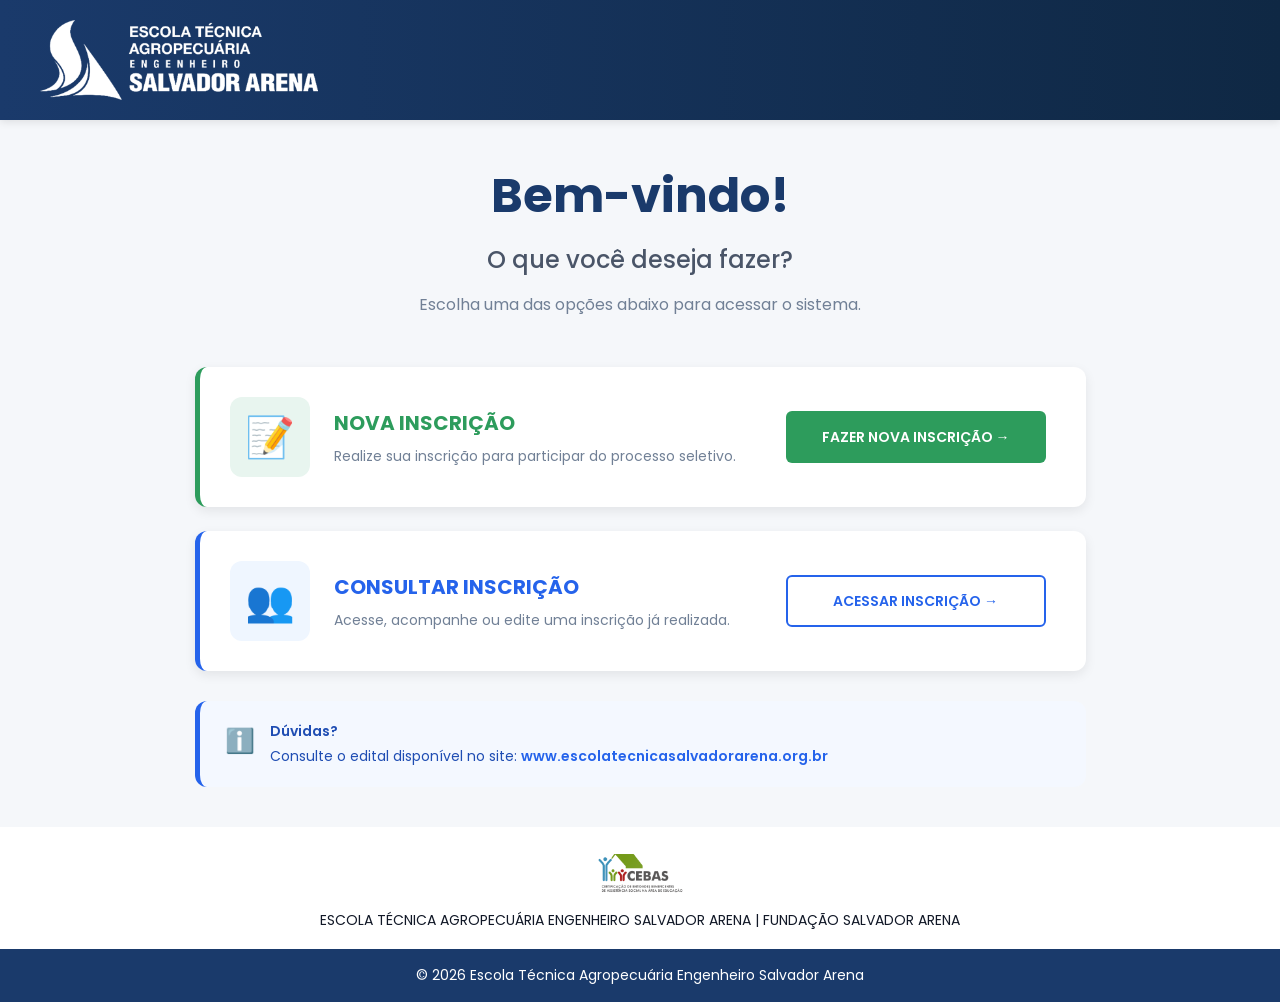
<file: index.html>
<!DOCTYPE html>
<html lang="pt-BR">
<head>
    <meta charset="UTF-8">
    <meta name="viewport" content="width=device-width, initial-scale=1.0">
    <title>Sistema de Inscrição - Escola Técnica Agropecuária Salvador Arena</title>
    <link rel="preconnect" href="https://fonts.googleapis.com">
    <link href="https://fonts.googleapis.com/css2?family=Poppins:wght@300;400;500;600;700&display=swap" rel="stylesheet">

    <link rel="stylesheet" href="css/style.css"></head>

<body>

    <header>
        <div class="header-content">
            <div class="header-left">
                <div class="logo-icon">
                    <img src="school-logo.png" alt="Logo Escola Técnica Agropecuária Salvador Arena">
                </div>
            </div>
        </div>
    </header>

    <div class="container">
        <div class="titulo">
            <h1>Bem-vindo!</h1>
            <h2>O que você deseja fazer?</h2>
            <p>Escolha uma das opções abaixo para acessar o sistema.</p>
        </div>

        <!-- CARD NOVA INSCRIÇÃO -->
        <div class="card card-verde">
            <div class="card-conteudo">
                <div class="icone">📝</div>
                <div class="card-texto">
                    <h3>NOVA INSCRIÇÃO</h3>
                    <p>Realize sua inscrição para participar do processo seletivo.</p>
                </div>
            </div>
            <a href="pages/inscricao.html" class="btn-verde">FAZER NOVA INSCRIÇÃO →</a>
        </div>

        <!-- CARD CONSULTAR INSCRIÇÃO -->
        <div class="card card-azul">
            <div class="card-conteudo">
                <div class="icone">👥</div>
                <div class="card-texto">
                    <h3>CONSULTAR INSCRIÇÃO</h3>
                    <p>Acesse, acompanhe ou edite uma inscrição já realizada.</p>
                </div>
            </div>
            <a href="#" class="btn-azul">ACESSAR INSCRIÇÃO →</a>
        </div>

        <!-- SEÇÃO DE DÚVIDAS -->
        <div class="duvidas">
            <div class="icone-info">ℹ️</div>
            <div class="duvidas-texto">
                <strong>Dúvidas?</strong>
                <p>Consulte o edital disponível no site: <a href="https://www.escolatecnicasalvadorarena.org.br" target="_blank">www.escolatecnicasalvadorarena.org.br</a></p>
            </div>
        </div>

    </div>

<!-- =========================
     RODAPÉ
========================== -->

<footer>

    <!-- IDENTIFICAÇÃO INSTITUCIONAL -->

    <div class="footer-topo">

        <img
            src="cebas-logo.png"
            alt="CEBAS"
        >

        <p>
            ESCOLA TÉCNICA AGROPECUÁRIA ENGENHEIRO SALVADOR ARENA |
            FUNDAÇÃO SALVADOR ARENA
        </p>

    </div>


    <!-- COPYRIGHT -->

    <div class="footer-base">

        <p>
            © 2026 Escola Técnica Agropecuária Engenheiro Salvador Arena
        </p>

    </div>

</footer>
</file>
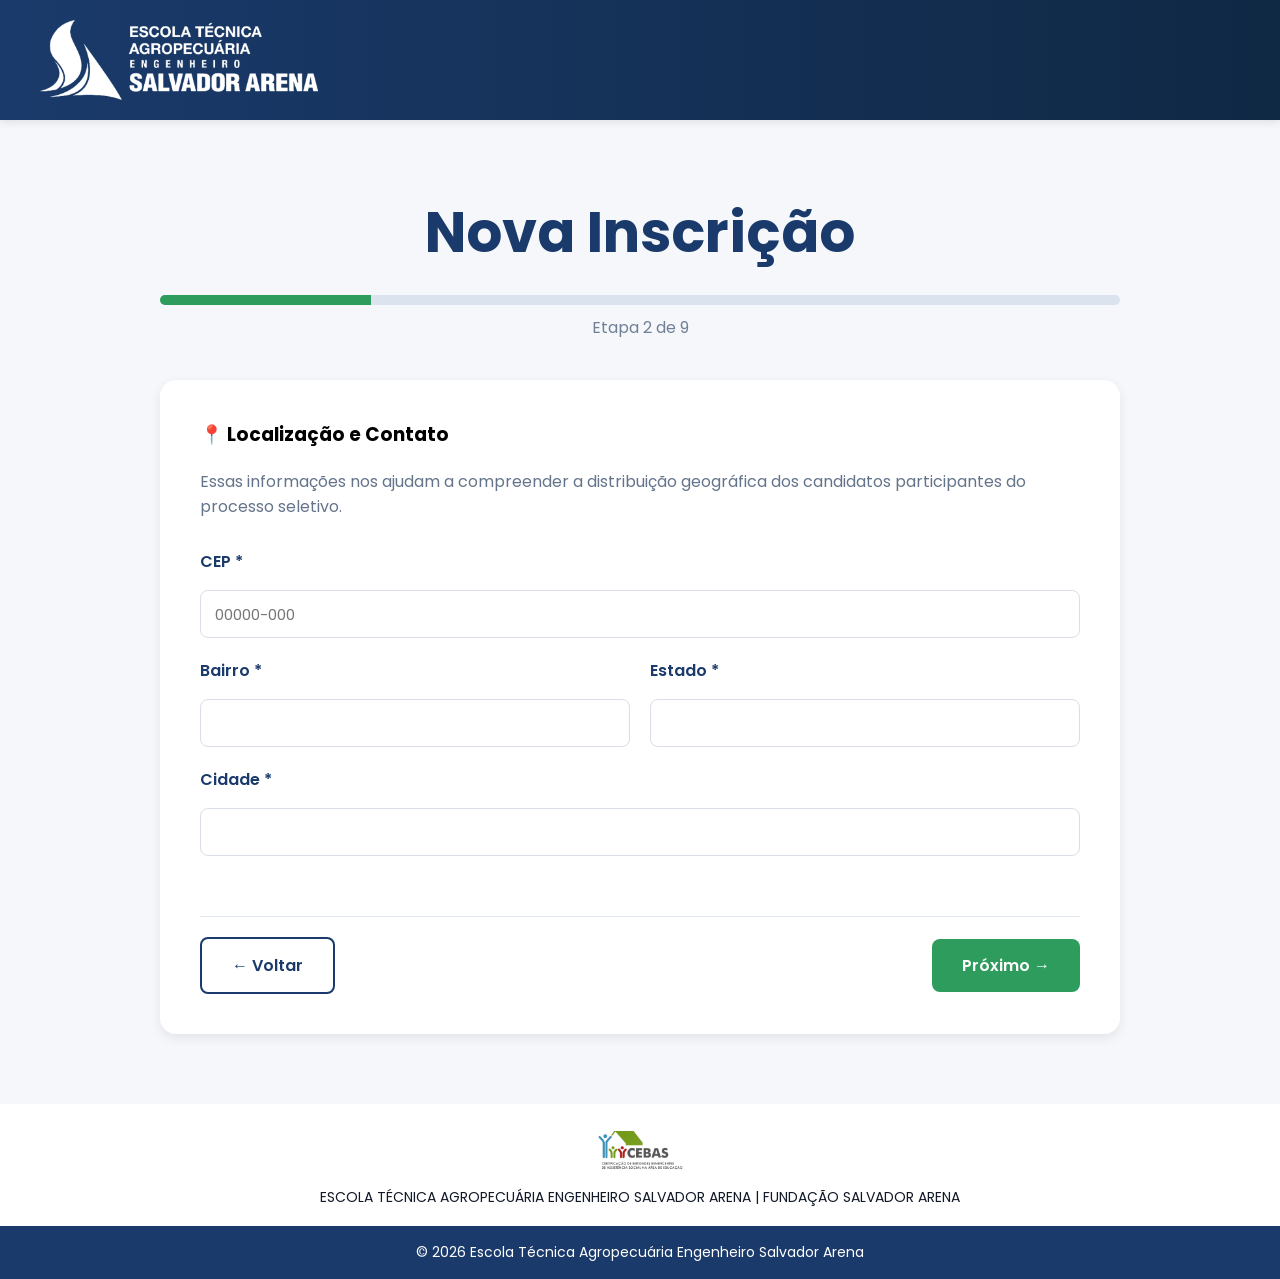
<file: pages/inscricao-etapa2.html>
<!DOCTYPE html>
<html lang="pt-BR">

<head>
    <meta charset="UTF-8">
    <meta name="viewport" content="width=device-width, initial-scale=1.0">

    <title>Nova Inscrição</title>

    <link rel="preconnect" href="https://fonts.googleapis.com">
    <link href="https://fonts.googleapis.com/css2?family=Poppins:wght@300;400;500;600;700&display=swap" rel="stylesheet">

    <link rel="stylesheet" href="../css/style.css">
</head>

<body>

    <header>
        <div class="header-content">
            <div class="header-left">
                <div class="logo-icon">
                    <img src="../school-logo.png" alt="Logo Escola">
                </div>
            </div>
        </div>
    </header>

    <div class="container-inscricao">

        <div class="wizard-header">
            <h1>Nova Inscrição</h1>

            <div class="progress-bar">
                <div class="progress-fill"></div>
            </div>

            <p>Etapa 2 de 9</p>
        </div>

        <div class="card-formulario">

    <div class="secao-formulario">

        <h3>📍 Localização e Contato</h3>

        <p class="descricao-secao">
                Essas informações nos ajudam a compreender a distribuição geográfica dos candidatos participantes do processo seletivo.
        </p>

        <div class="campo">

     
    <label>CEP *</label>

    <input
        type="text"
        id="cep"
        maxlength="9"
        placeholder="00000-000">
</div>

<div class="linha">

    <div class="campo">
        <label>Bairro *</label>
        <input type="text" id="bairro">
    </div>

    <div class="campo">
        <label>Estado *</label>
        <input type="text" id="estado">
    </div>

</div>

<div class="campo">
    <label>Cidade *</label>
    <input type="text" id="cidade">
</div>

        <!-- =========================
     AÇÕES DO FORMULÁRIO
========================== -->

<div class="acoes-formulario">

    <a href="inscricao.html"
       class="btn-secundario">
        ← Voltar
    </a>

    <a href="inscricao-etapa3.html"
       class="btn-principal">
        Próximo →
    </a>

</div>

</div> <!-- fecha secao-formulario -->

</div> <!-- fecha card-formulario -->

</div> <!-- fecha container-inscricao -->


<!-- =========================
     RODAPÉ
========================== -->

<footer>

    <!-- IDENTIFICAÇÃO INSTITUCIONAL -->

    <div class="footer-topo">

        <img
            src="../cebas-logo.png"
            alt="CEBAS"
        >

        <p>
            ESCOLA TÉCNICA AGROPECUÁRIA ENGENHEIRO SALVADOR ARENA |
            FUNDAÇÃO SALVADOR ARENA
        </p>

    </div>


    <!-- COPYRIGHT -->

    <div class="footer-base">

        <p>
            © 2026 Escola Técnica Agropecuária Engenheiro Salvador Arena
        </p>

    </div>

</footer>


<!-- =========================
     JAVASCRIPT
========================== -->

<script src="../js/inscricao.js"></script>

</body>
</html>
</file>
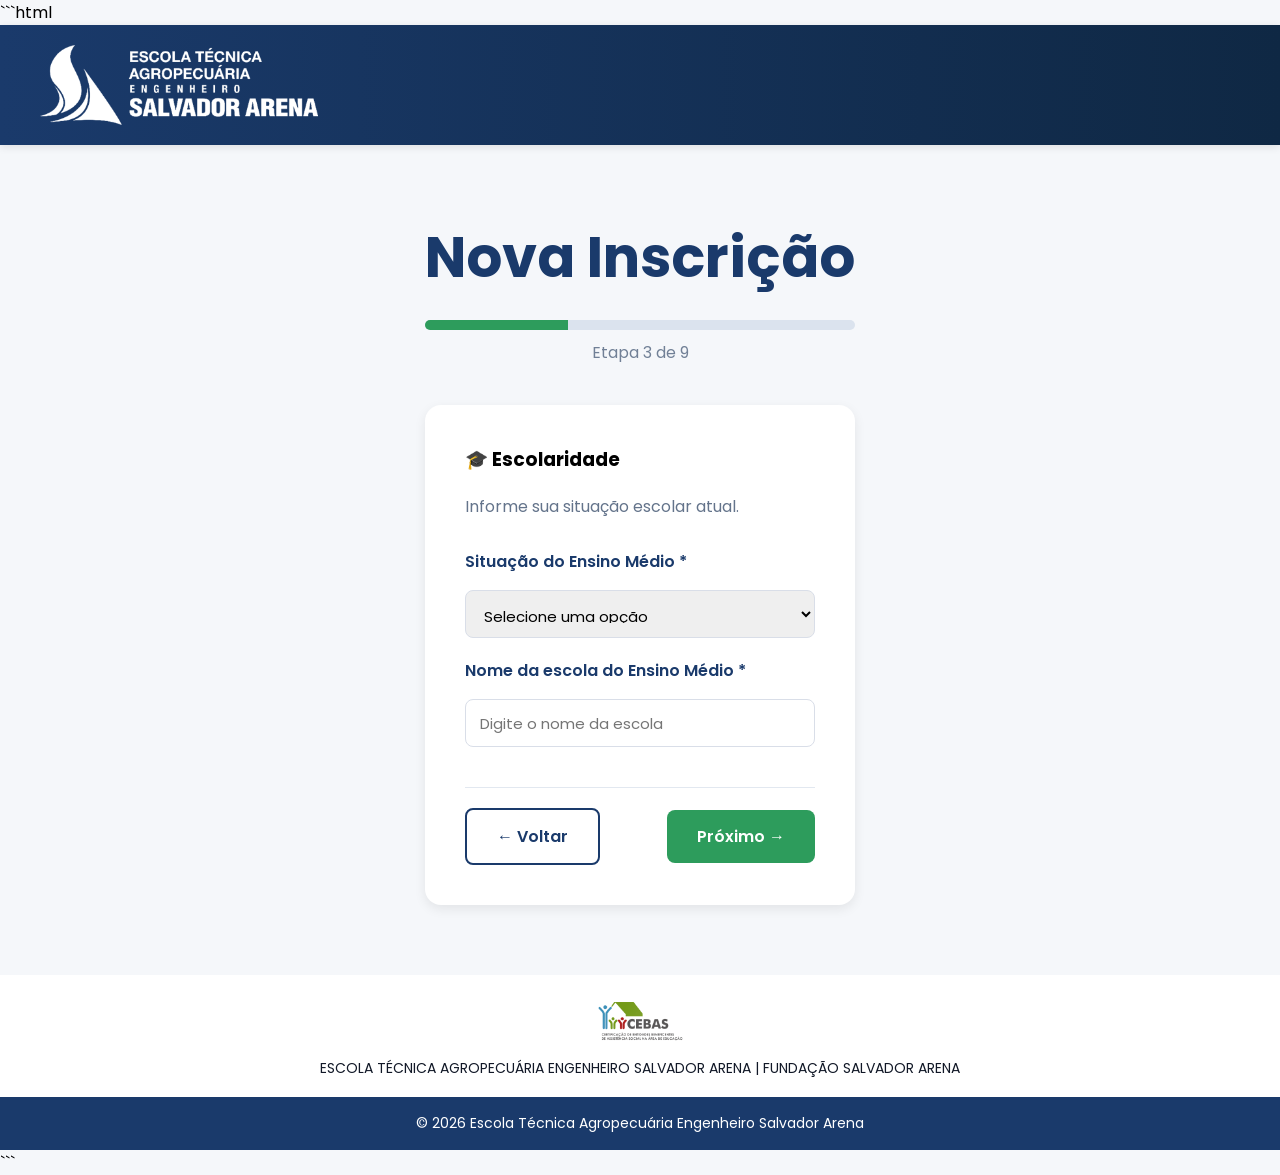
<file: pages/inscricao-etapa3.html>
```html
<!DOCTYPE html>
<html lang="pt-BR">

<head>
    <meta charset="UTF-8">
    <meta name="viewport" content="width=device-width, initial-scale=1.0">

    <title>Nova Inscrição - Etapa 3</title>

    <!-- FONTE -->
    <link rel="preconnect" href="https://fonts.googleapis.com">
    <link href="https://fonts.googleapis.com/css2?family=Poppins:wght@300;400;500;600;700&display=swap" rel="stylesheet">

    <!-- CSS PRINCIPAL -->
    <link rel="stylesheet" href="../css/style.css">
</head>

<body>

    <!-- =========================
         CABEÇALHO
    ========================== -->

    <header>
        <div class="header-content">

            <div class="header-left">

                <div class="logo-icon">
                    <img src="../school-logo.png" alt="Logo Escola">
                </div>

            </div>

        </div>
    </header>


    <!-- =========================
         CONTEÚDO DA INSCRIÇÃO
    ========================== -->

    <div class="container-inscricao">

        <!-- CABEÇALHO DO WIZARD -->

        <div class="wizard-header">

            <h1>Nova Inscrição</h1>

            <div class="progress-bar">
                <div class="progress-fill" style="width: 33.33%;"></div>
            </div>

            <p>Etapa 3 de 9</p>

        </div>


        <!-- =========================
             FORMULÁRIO
        ========================== -->

        <div class="card-formulario">

            <div class="secao-formulario">

                <!-- IDENTIFICAÇÃO DA SEÇÃO -->

                <h3>🎓 Escolaridade</h3>

                <p class="descricao-secao">
                    Informe sua situação escolar atual.
                </p>


                <!-- SITUAÇÃO DO ENSINO MÉDIO -->

                <div class="campo">

                    <label for="situacaoEnsinoMedio">
                        Situação do Ensino Médio *
                    </label>

                    <select id="situacaoEnsinoMedio">

                        <option value="">
                            Selecione uma opção
                        </option>

                        <option value="cursando">
                            Cursando
                        </option>

                        <option value="concluido">
                            Concluído
                        </option>

                    </select>

                </div>


                <!-- =========================
                     CAMPOS PARA QUEM ESTÁ CURSANDO
                ========================== -->

                <div id="camposCursando" class="oculto">

                    <div class="campo">

                        <label for="anoSerieAtual">
                            Ano/Série atual *
                        </label>

                        <select id="anoSerieAtual">

                            <option value="">
                                Selecione uma opção
                            </option>

                            <option value="2">
                                2º ano
                            </option>

                            <option value="3">
                                3º ano
                            </option>

                        </select>

                        <small class="feedback">
                            Informe o ano que está cursando atualmente.
                        </small>

                    </div>

                </div>


                <!-- =========================
                     CAMPOS PARA QUEM JÁ CONCLUIU
                ========================== -->

                <div id="campoConcluido" class="oculto">

                    <div class="campo">

                        <label for="anoConclusao">
                            Ano de conclusão *
                        </label>

                        <input
                            type="text"
                            id="anoConclusao"
                            inputmode="numeric"
                            maxlength="4"
                            placeholder="Ex.: 2025"
                        >

                        <small class="feedback">
                            Informe o ano em que concluiu o Ensino Médio.
                        </small>

                    </div>

                </div>


                <!-- =========================
                     NOME DA ESCOLA
                ========================== -->

                <div class="campo">

                    <label for="nomeEscola">
                        Nome da escola do Ensino Médio *
                    </label>

                    <input
                        type="text"
                        id="nomeEscola"
                        placeholder="Digite o nome da escola"
                    >

                </div>

            </div>


            <!-- =========================
                 AÇÕES DO FORMULÁRIO
            ========================== -->

            <div class="acoes-formulario">

                <a
                    href="inscricao-etapa2.html"
                    class="btn-secundario"
                >
                    ← Voltar
                </a>

                <a
                    href="inscricao-etapa4.html"
                    class="btn-principal"
                >
                    Próximo →
                </a>

            </div>

        </div>

    </div>


    <!-- =========================
         RODAPÉ
    ========================== -->

    <footer>

        <!-- IDENTIFICAÇÃO INSTITUCIONAL -->

        <div class="footer-topo">

            <img
                src="../cebas-logo.png"
                alt="CEBAS"
            >

            <p>
                ESCOLA TÉCNICA AGROPECUÁRIA ENGENHEIRO SALVADOR ARENA |
                FUNDAÇÃO SALVADOR ARENA
            </p>

        </div>


        <!-- COPYRIGHT -->

        <div class="footer-base">

            <p>
                © 2026 Escola Técnica Agropecuária Engenheiro Salvador Arena
            </p>

        </div>

    </footer>


    <!-- =========================
         JAVASCRIPT
    ========================== -->

    <script src="../js/inscricao-etapa3.js"></script>

</body>
</html>
```
</file>
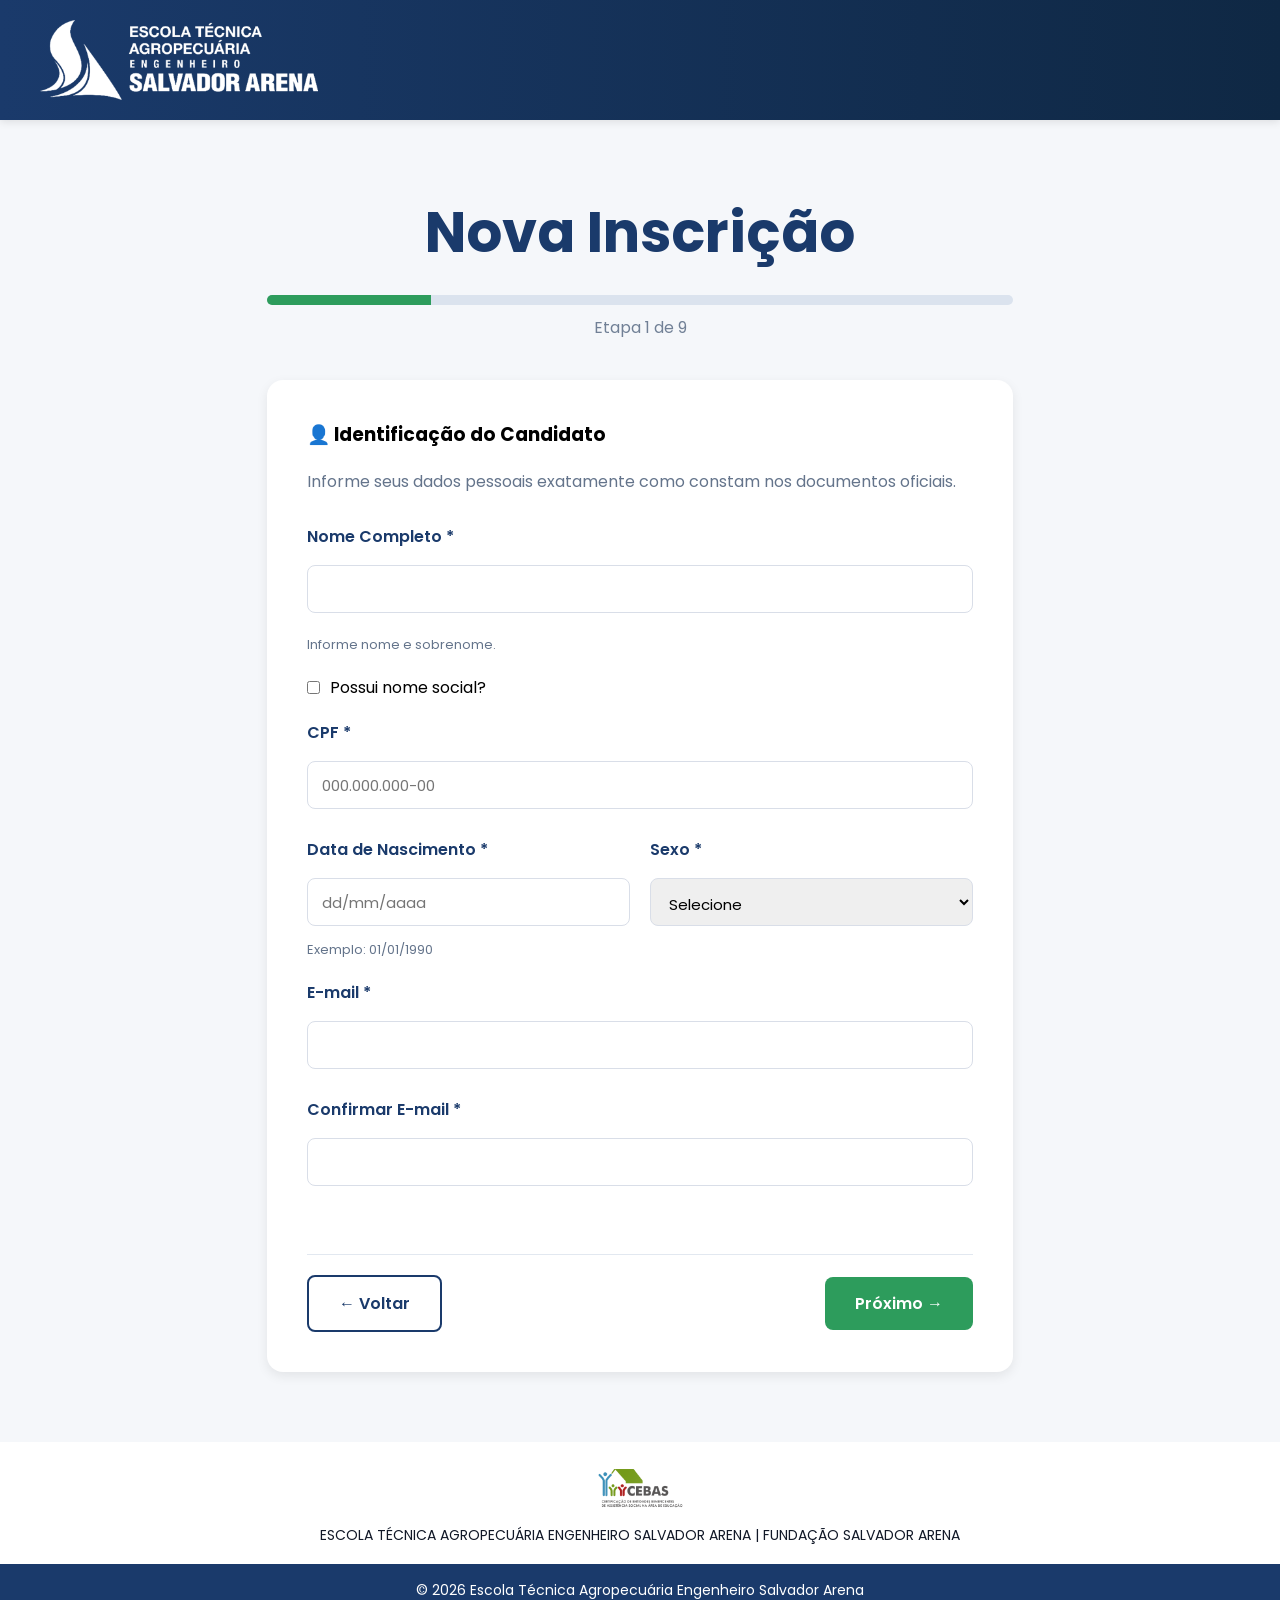
<file: pages/inscricao.html>
<!DOCTYPE html>
<html lang="pt-BR">

<!-- CABEÇALHO -->

<head>
    <meta charset="UTF-8">
    <meta name="viewport" content="width=device-width, initial-scale=1.0">

    <title>Nova Inscrição</title>

    <link rel="preconnect" href="https://fonts.googleapis.com">
    <link href="https://fonts.googleapis.com/css2?family=Poppins:wght@300;400;500;600;700&display=swap" rel="stylesheet">

    <link rel="stylesheet" href="../css/style.css">
</head>

<body>

    <header>
        <div class="header-content">
            <div class="header-left">
                <div class="logo-icon">
                    <img src="../school-logo.png" alt="Logo Escola">
                </div>
            </div>
        </div>
    </header>

<!-- CONTEÚDO DA INSCRIÇÃO -->

    <div class="container-inscricao">

        <div class="wizard-header">
            <h1>Nova Inscrição</h1>

            <div class="progress-bar">
                <div class="progress-fill"></div>
            </div>

            <p>Etapa 1 de 9</p>
        </div>

        <div class="card-formulario">

    <div class="secao-formulario">

        <h3>👤 Identificação do Candidato</h3>

        <p class="descricao-secao">
            Informe seus dados pessoais exatamente como constam nos documentos oficiais.
        </p>

        <div class="campo">
            <label>Nome Completo *</label>
            <input type="text" id="nomeCompleto">
            
<small id="statusNome"></small>

            <small class="feedback">
                Informe nome e sobrenome.
            </small>
        </div>

        <div class="campo-checkbox">
            <input type="checkbox" id="nomeSocial">
            <label for="nomeSocial">
                Possui nome social?
            </label>
        </div>
        
        <div id="campoNomeSocial" class="campo oculto">
        
            <label>Nome Social</label>
        
            <input type="text"
                   placeholder="Digite o nome social">
        
        </div>

        <div class="campo">
            <label>CPF *</label>
        
            <input
                type="text"
                id="cpf"
                maxlength="14"
                placeholder="000.000.000-00">
        
            <small id="statusCpf"></small>
        
        </div>
        <div class="linha">

<div class="campo">
    <label>Data de Nascimento *</label>

    <input
        type="text"
        id="dataNascimento"
        inputmode="numeric"
        maxlength="10"
        placeholder="dd/mm/aaaa">

    <small class="feedback">
        Exemplo: 01/01/1990
    </small>
</div>

            <div class="campo">
                <label>Sexo *</label>

                <select>
                    <option>Selecione</option>
                    <option>Feminino</option>
                    <option>Masculino</option>
                    <option>Não Informar</option>
                </select>
            </div>

        </div>

        <!-- =========================
             E-MAIL
        ========================== -->

        <div class="campo">

            <label>E-mail *</label>

            <input type="email" id="email">

            <small id="statusEmail"></small>

        </div>

        
        <!-- =========================
             CONFIRMAÇÃO DO E-MAIL
        ========================== -->

        <div class="campo">

            <label>Confirmar E-mail *</label>

            <input type="email" id="emailConfirmacao">

            <small id="statusConfirmacaoEmail"></small>

        </div>

  
     <!-- AÇÕES DO FORMULÁRIO -->

    <div class="acoes-formulario">

        <a href="../index.html" class="btn-secundario">
            ← Voltar
        </a>

        <a href="inscricao-etapa2.html" class="btn-principal">
            Próximo →
        </a>

    </div>


</div> <!-- fecha secao-formulario -->


</div> <!-- fecha card-formulario -->


</div> <!-- fecha container-inscricao -->


<!-- =========================
     RODAPÉ
========================== -->

<footer>

    <!-- IDENTIFICAÇÃO INSTITUCIONAL -->

    <div class="footer-topo">

        <img
            src="../cebas-logo.png"
            alt="CEBAS"
        >

        <p>
            ESCOLA TÉCNICA AGROPECUÁRIA ENGENHEIRO SALVADOR ARENA |
            FUNDAÇÃO SALVADOR ARENA
        </p>

    </div>


    <!-- COPYRIGHT -->

    <div class="footer-base">

        <p>
            © 2026 Escola Técnica Agropecuária Engenheiro Salvador Arena
        </p>

    </div>

</footer>


<!-- =========================
     JAVASCRIPT
========================== -->

<script src="../js/inscricao.js"></script>

</body>
</html>
</file>
<file: css/style.css>
* {
            margin: 0;
            padding: 0;
            box-sizing: border-box;
            font-family: 'Poppins', sans-serif;
        }

         body {
           margin: 0;
           padding: 0;
           background: #f5f7fa;
           min-height: 100vh;
           display: flex;
           flex-direction: column;
       }       

        /* CABEÇALHO */
        header {
            background: linear-gradient(90deg, #1a3a6b, #0f2844);
            padding: 20px 30px;
            box-shadow: 0 2px 8px rgba(0, 0, 0, 0.1);
        }

        .header-content {
            max-width: 1200px;
            margin: 0 auto;
            display: flex;
            align-items: center;
            justify-content: space-between;
            gap: 20px;
        }

        .header-left {
            display: flex;
            align-items: center;
            gap: 20px;
            flex: 1;
        }

        .logo-text {
            color: white;
            font-size: 14px;
            font-weight: 600;
            line-height: 1.4;
            text-transform: uppercase;
            letter-spacing: 0.5px;
        }

        .cebas-logo {
            width: 80px;
            height: auto;
            flex-shrink: 0;
        }

       .logo-icon {
       width: 420px;   /* tamanho do logo da ETASA no Cabeçalho */
       height: 80px;
       display: flex;
       align-items: center;
       }
       
       .logo-icon img {
       max-width: 100%;
       max-height: 100%;
       width: auto;
       height: auto;
       object-fit: contain;
       }


        /* CONTEÚDO */

       .container {
           max-width: 1500px;
           margin: 0 auto;
           padding: 40px 20px;
       }

        .titulo {
            text-align: center;
            margin-bottom: 50px;
        }

        .titulo h1 {
            color: #1a3a6b;
            font-size: 48px;
            font-weight: 700;
            margin-bottom: 10px;
        }

        .titulo h2 {
            color: #4a5568;
            font-size: 24px;
            font-weight: 500;
            margin-bottom: 15px;
        }

        .titulo p {
            color: #718096;
            font-size: 16px;
            font-weight: 400;
        }

        /* CARDS */

       .card {
           background: white;
           border-radius: 12px;
           padding: 30px 50px 30px 30px;
       
           display: grid;
           grid-template-columns: 1fr 260px;
           align-items: center;
           gap: 40px;
       
           margin-bottom: 24px; /* <-- espaçamento entre um card e outro na tela */
       
           box-shadow: 0 4px 12px rgba(0,0,0,0.08);
           border-left: 5px solid transparent;
       }

        .card:hover {
            box-shadow: 0 4px 16px rgba(0, 0, 0, 0.12);
            transform: translateY(-2px);
        }

       .card-conteudo {
           display: flex;
           align-items: center;
           gap: 24px;
       
           flex: 1;
       }

       .card-texto {
           flex: 1;
       }

        .icone {
            width: 80px;
            height: 80px;
            border-radius: 12px;
            display: flex;
            align-items: center;
            justify-content: center;
            font-size: 40px;
            flex-shrink: 0;
        }

        .card-texto h3 {
            font-size: 20px;
            font-weight: 700;
            margin-bottom: 8px;
        }

        .card-texto p {
            color: #718096;
            font-size: 14px;
            font-weight: 400;
        }

        /* CARD VERDE - NOVA INSCRIÇÃO */
        .card-verde {
            border-left-color: #2d9c5c;
        }

        .card-verde .icone {
            background: #e8f5ef;
            color: #2d9c5c;
        }

        .card-verde h3 {
            color: #2d9c5c;
        }

       .btn-verde {
           background: #2d9c5c;
           color: white;
           text-decoration: none;
           border-radius: 6px;
           font-weight: 600;
           font-size: 14px;
           border: none;
           cursor: pointer;
           transition: all 0.3s ease;
           white-space: nowrap;
           margin-left: 20px;
       }

        .btn-verde:hover {
            background: #248540;
            transform: translateX(2px);
        }

        /* CARD AZUL - CONSULTAR INSCRIÇÃO */
        .card-azul {
            border-left-color: #2563eb;
        }

        .card-azul .icone {
            background: #eff6ff;
            color: #2563eb;
        }

        .card-azul h3 {
            color: #2563eb;
        }

       .btn-azul {
           background: transparent;
           border: 2px solid #2563eb;
           color: #2563eb;
           text-decoration: none;
           border-radius: 6px;
           font-weight: 600;
           font-size: 14px;
           cursor: pointer;
           transition: all 0.3s ease;
           white-space: nowrap;
           margin-left: 20px;
       }

        .btn-azul:hover {
            background: #2563eb;
            color: white;
        }

       .btn-verde,
       .btn-azul {
       width: 260px;
       height: 52px;
       
              display: flex;
       align-items: center;
       justify-content: center;
       
       text-align: center;
       white-space: nowrap;
       
       justify-self: center;
              
       }


        /* DÚVIDAS */
        .duvidas {
            background: #f4f8ff;
            border-radius: 12px;
            padding: 20px 25px;
            display: flex;
            align-items: flex-start;
            gap: 15px;
            margin-top: 30px;
            border-left: 5px solid #2563eb;
        }

        .icone-info {
            font-size: 24px;
            flex-shrink: 0;
            margin-top: 2px;
        }

        .duvidas-texto {
            color: #1f4db3;
        }

        .duvidas-texto strong {
            display: block;
            margin-bottom: 4px;
            font-weight: 600;
            font-size: 14px;
        }

        .duvidas-texto p {
            font-size: 14px;
            font-weight: 400;
            color: #1f4db3;
        }

        .duvidas-texto a {
            color: #2563eb;
            text-decoration: none;
            font-weight: 600;
        }

        .duvidas-texto a:hover {
            text-decoration: underline;
        }

/* =========================
   RODAPÉ
========================= */

footer {
    width: 100%;
    margin-top: auto;
    text-align: center;
}

/* Faixa branca */
.footer-topo {
    width: 100%;
    background: #ffffff;
    padding: 18px 20px;
    box-sizing: border-box;
}

.footer-topo img {
    width: 95px;
    height: auto;
    margin-bottom: 8px;
}

.footer-topo p {
    margin: 0;
    color: #111827;
    font-size: 14px;
    line-height: 1.5;
}

/* Faixa azul */
.footer-base {
    width: 100%;
    background: #1a3a6b;
    color: #ffffff;
    padding: 16px 20px;
    box-sizing: border-box;
}

.footer-base p {
    margin: 0;
    font-size: 14px;
}


/* ===== INSCRIÇÃO ===== */

.container-inscricao {
    max-width: 1000px;
    margin: 50px auto;
    padding: 20px;
}

.wizard-header {
    text-align: center;
    margin-bottom: 40px;
}

.wizard-header h1 {
    color: #1a3a6b;
    font-size: 56px;
    font-weight: 700;
    margin-bottom: 20px;
}

.wizard-header p {
    color: #718096;
    font-size: 16px;
    margin-top: 10px;
}

.progress-bar {
    width: 100%;
    height: 10px;
    background: #dbe3ee;
    border-radius: 999px;
    overflow: hidden;
}

.progress-fill {
    width: 22%;
    height: 100%;
    background: #2d9c5c;
}

.card-formulario {
    background: white;
    border-radius: 16px;
    padding: 40px;
    box-shadow: 0 4px 12px rgba(0,0,0,.08);
}

.card-formulario h2 {
    color: #1a3a6b;
    margin-bottom: 30px;
}

.botoes-wizard {
    display: flex;
    justify-content: space-between;
    margin-top: 40px;
}

.descricao-etapa{
    color:#718096;
    margin-bottom:30px;
}

.form-grid{
    display:grid;
    grid-template-columns:1fr 1fr;
    gap:20px;
}

.campo{
    display:flex;
    flex-direction:column;
}

.campo label{
    margin-bottom:8px;
    font-weight:600;
    color:#1a3a6b;
}

.campo input,
.campo select{
    height:48px;
    border:1px solid #d1d5db;
    border-radius:8px;
    padding:0 14px;
    font-size:15px;
}

.campo input:focus,
.campo select:focus{
    outline:none;
    border-color:#2d9c5c;
    box-shadow:0 0 0 3px rgba(45,156,92,.15);
}

.largura-total{
    grid-column:1 / -1;
}

.secao-formulario{
    display:flex;
    flex-direction:column;
    gap:20px;
}

.descricao-secao{
    color:#64748b;
    margin-bottom:10px;
}

.campo{
    display:flex;
    flex-direction:column;
    gap:8px;
}

.campo label{
    font-weight:600;
    color:#1a3a6b;
}

.campo input,
.campo select{
    width:100%;
    padding:14px;
    border:1px solid #d9dee8;
    border-radius:8px;
    font-size:15px;
}

.campo input:focus,
.campo select:focus{
    outline:none;
    border-color:#2d9c5c;
    box-shadow:0 0 0 3px rgba(45,156,92,.15);
}

.feedback {
  display: block;
  margin-top: 6px;
  font-size: 13px;
  color: #64748b;
}

.linha{
    display:grid;
    grid-template-columns:1fr 1fr;
    gap:20px;
}

.campo-checkbox{
    display:flex;
    align-items:center;
    gap:10px;
}

.oculto{
    display:none;
}


/* ===== BOTÕES [← Voltar   [Próximo →] ===== */

.botoes-wizard{
    display:flex;
    justify-content:space-between;
    margin-top:40px;
}

.btn-principal{
    background:#2d9c5c;
    color:white;
    border:none;
    text-decoration: none;
    border-radius:8px;
    padding:14px 30px;
    font-weight:600;
    cursor:pointer;
    transition:.3s;
}


.btn-principal:hover{
    background:#24854d;
    transform:translateY(-2px);
}

.btn-secundario{
    background:white;
    color:#1a3a6b;
    text-decoration: none;
    border:2px solid #1a3a6b;
    border-radius:8px;
    padding:14px 30px;
    font-weight:600;
    cursor:pointer;
    transition:.3s;
}

.btn-secundario:hover{
    background:#f5f7fa;
}

.botoes-wizard{
    display:flex;
    justify-content:space-between;

    margin-top:40px;
    padding-top:20px;

    border-top:1px solid #e2e8f0;
}

/* =========================
   RODAPÉ
========================== */

footer {
    width: 100%;
    margin: 0;
    padding: 0;
    background: transparent;
}

/* FAIXA BRANCA - IDENTIFICAÇÃO INSTITUCIONAL */

.footer-topo {
    width: 100%;
    background: #ffffff;

    text-align: center;

    padding: 20px 20px 18px;

    box-sizing: border-box;
}

.footer-topo img {
    width: 95px;
    height: auto;

    display: block;
    margin: 0 auto 10px;
}

.footer-topo p {
    margin: 0;

    color: #111827;
    font-size: 14px;
}


/* FAIXA AZUL - COPYRIGHT */

.footer-base {
    width: 100%;
    background: #1a3a6b;

    color: #ffffff;

    text-align: center;

    padding: 16px 20px;

    box-sizing: border-box;
}

.footer-base p {
    margin: 0;
    font-size: 14px;
}

/* =========================
   
========================= */

body{
    min-height: 100vh;
    display: flex;
    flex-direction: column;
}

.acoes-formulario{
    margin-top: 40px;
    padding-top: 20px;

    border-top: 1px solid #e2e8f0;

    display: flex;
    justify-content: space-between;
    align-items: center;
}
</file>
